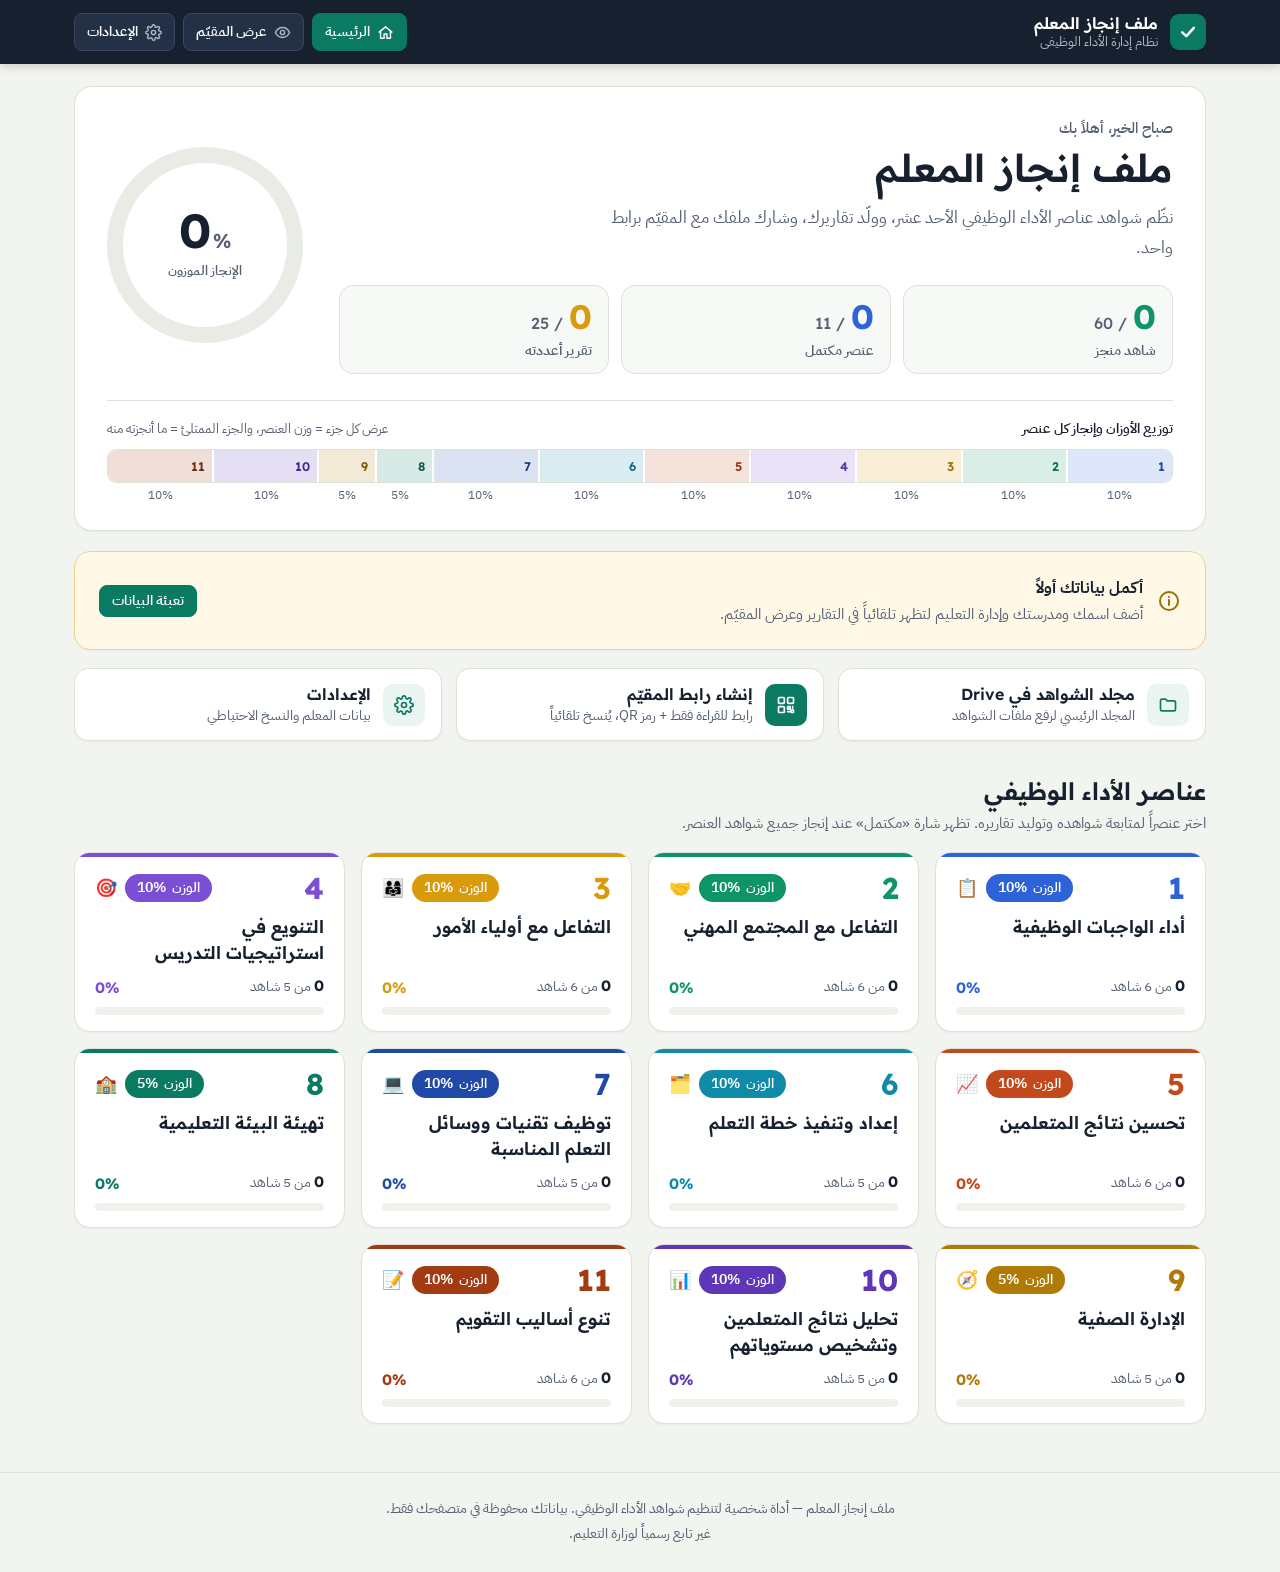
<file: index.html>
<!DOCTYPE html>
<html lang="ar" dir="rtl">
<head>
<meta charset="utf-8">
<meta name="viewport" content="width=device-width, initial-scale=1, viewport-fit=cover">
<title>ملف إنجاز المعلم — لوحة الإنجاز</title>
<meta name="description" content="لوحة إنجاز المعلم: تابع شواهد عناصر الأداء الوظيفي الأحد عشر ونسبة الإنجاز الموزونة.">
<meta name="theme-color" content="#16202F">
<link rel="icon" href="data:image/svg+xml,%3Csvg xmlns=%27http://www.w3.org/2000/svg%27 viewBox=%270 0 40 40%27%3E%3Crect width=%2740%27 height=%2740%27 rx=%279%27 fill=%27%230B7A62%27/%3E%3Cpath d=%27M11 20.5l6 6 12-13%27 fill=%27none%27 stroke=%27%23fff%27 stroke-width=%274%27 stroke-linecap=%27round%27 stroke-linejoin=%27round%27/%3E%3C/svg%3E">
<link rel="preconnect" href="https://fonts.googleapis.com">
<link rel="preconnect" href="https://fonts.gstatic.com" crossorigin>
<link rel="stylesheet" href="https://fonts.googleapis.com/css2?family=IBM+Plex+Sans+Arabic:wght@400;500;600;700&family=Readex+Pro:wght@500;600;700&display=swap">
<link rel="stylesheet" href="assets/css/style.css">
</head>
<body class="page-index">
<a class="sr-only" href="#main">تخطَّ إلى المحتوى</a>
<header id="site-header" class="site-header"></header>
<main id="main" tabindex="-1"><noscript><div class="container section"><div class="card">يتطلب هذا الموقع تفعيل JavaScript في المتصفح.</div></div></noscript></main>
<footer id="site-footer"></footer>
<script src="data/elements.js"></script>
<script src="data/reports.js"></script>
<script src="assets/js/store.js"></script>
<script src="assets/js/app.js"></script>
<script src="assets/js/index.js"></script>
</body>
</html>
</file>
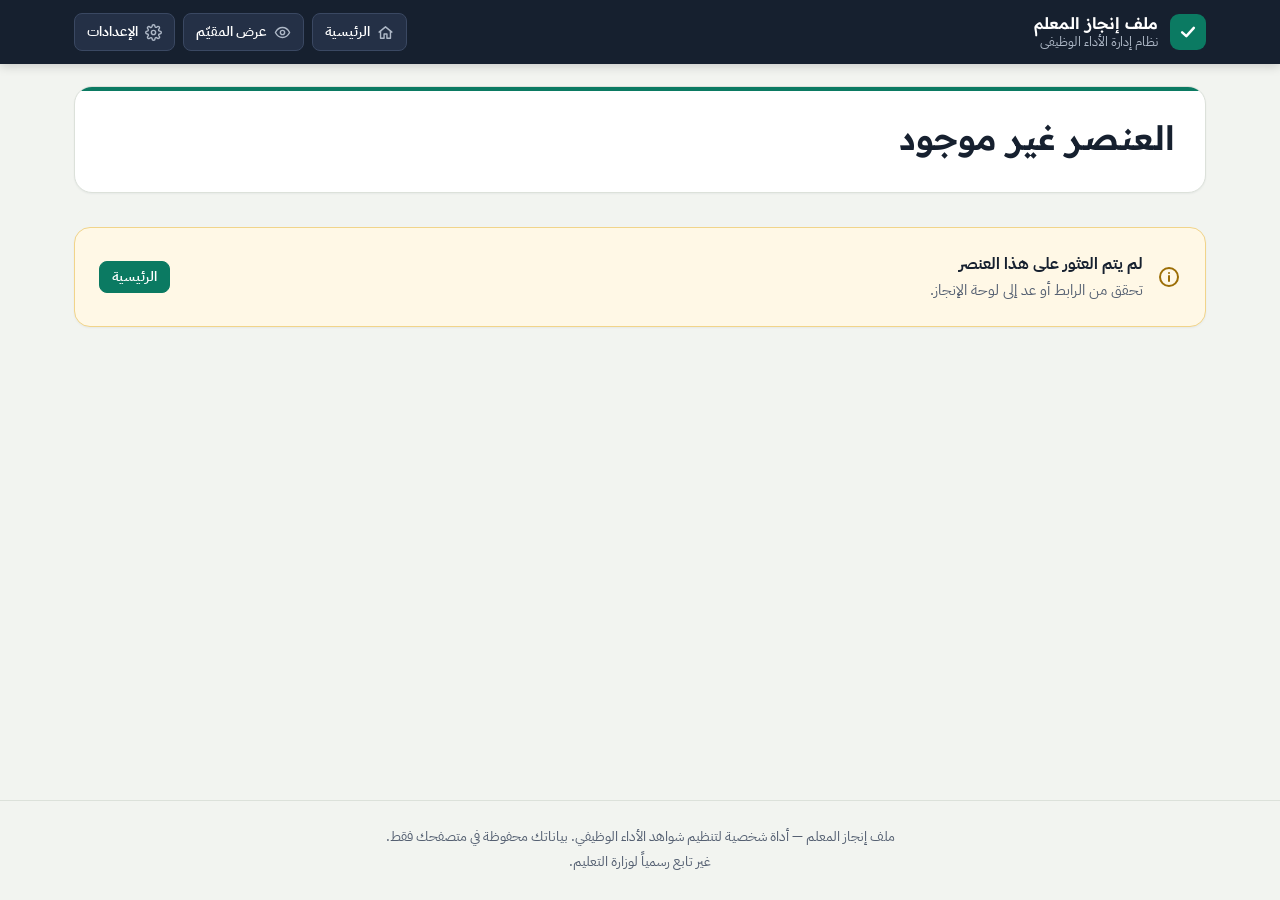
<file: element.html>
<!DOCTYPE html>
<html lang="ar" dir="rtl">
<head>
<meta charset="utf-8">
<meta name="viewport" content="width=device-width, initial-scale=1, viewport-fit=cover">
<title>عنصر الأداء — ملف إنجاز المعلم</title>
<meta name="description" content="تفاصيل عنصر الأداء: الشواهد وقائمة التحقق والأفكار والتقارير الجاهزة.">
<meta name="theme-color" content="#16202F">
<link rel="icon" href="data:image/svg+xml,%3Csvg xmlns=%27http://www.w3.org/2000/svg%27 viewBox=%270 0 40 40%27%3E%3Crect width=%2740%27 height=%2740%27 rx=%279%27 fill=%27%230B7A62%27/%3E%3Cpath d=%27M11 20.5l6 6 12-13%27 fill=%27none%27 stroke=%27%23fff%27 stroke-width=%274%27 stroke-linecap=%27round%27 stroke-linejoin=%27round%27/%3E%3C/svg%3E">
<link rel="preconnect" href="https://fonts.googleapis.com">
<link rel="preconnect" href="https://fonts.gstatic.com" crossorigin>
<link rel="stylesheet" href="https://fonts.googleapis.com/css2?family=IBM+Plex+Sans+Arabic:wght@400;500;600;700&family=Readex+Pro:wght@500;600;700&display=swap">
<link rel="stylesheet" href="assets/css/style.css">
</head>
<body class="page-element">
<a class="sr-only" href="#main">تخطَّ إلى المحتوى</a>
<header id="site-header" class="site-header"></header>
<main id="main" tabindex="-1"><noscript><div class="container section"><div class="card">يتطلب هذا الموقع تفعيل JavaScript في المتصفح.</div></div></noscript></main>
<footer id="site-footer"></footer>
<script src="data/elements.js"></script>
<script src="data/reports.js"></script>
<script src="assets/js/store.js"></script>
<script src="assets/js/app.js"></script>
<script src="assets/js/element.js"></script>
</body>
</html>
</file>
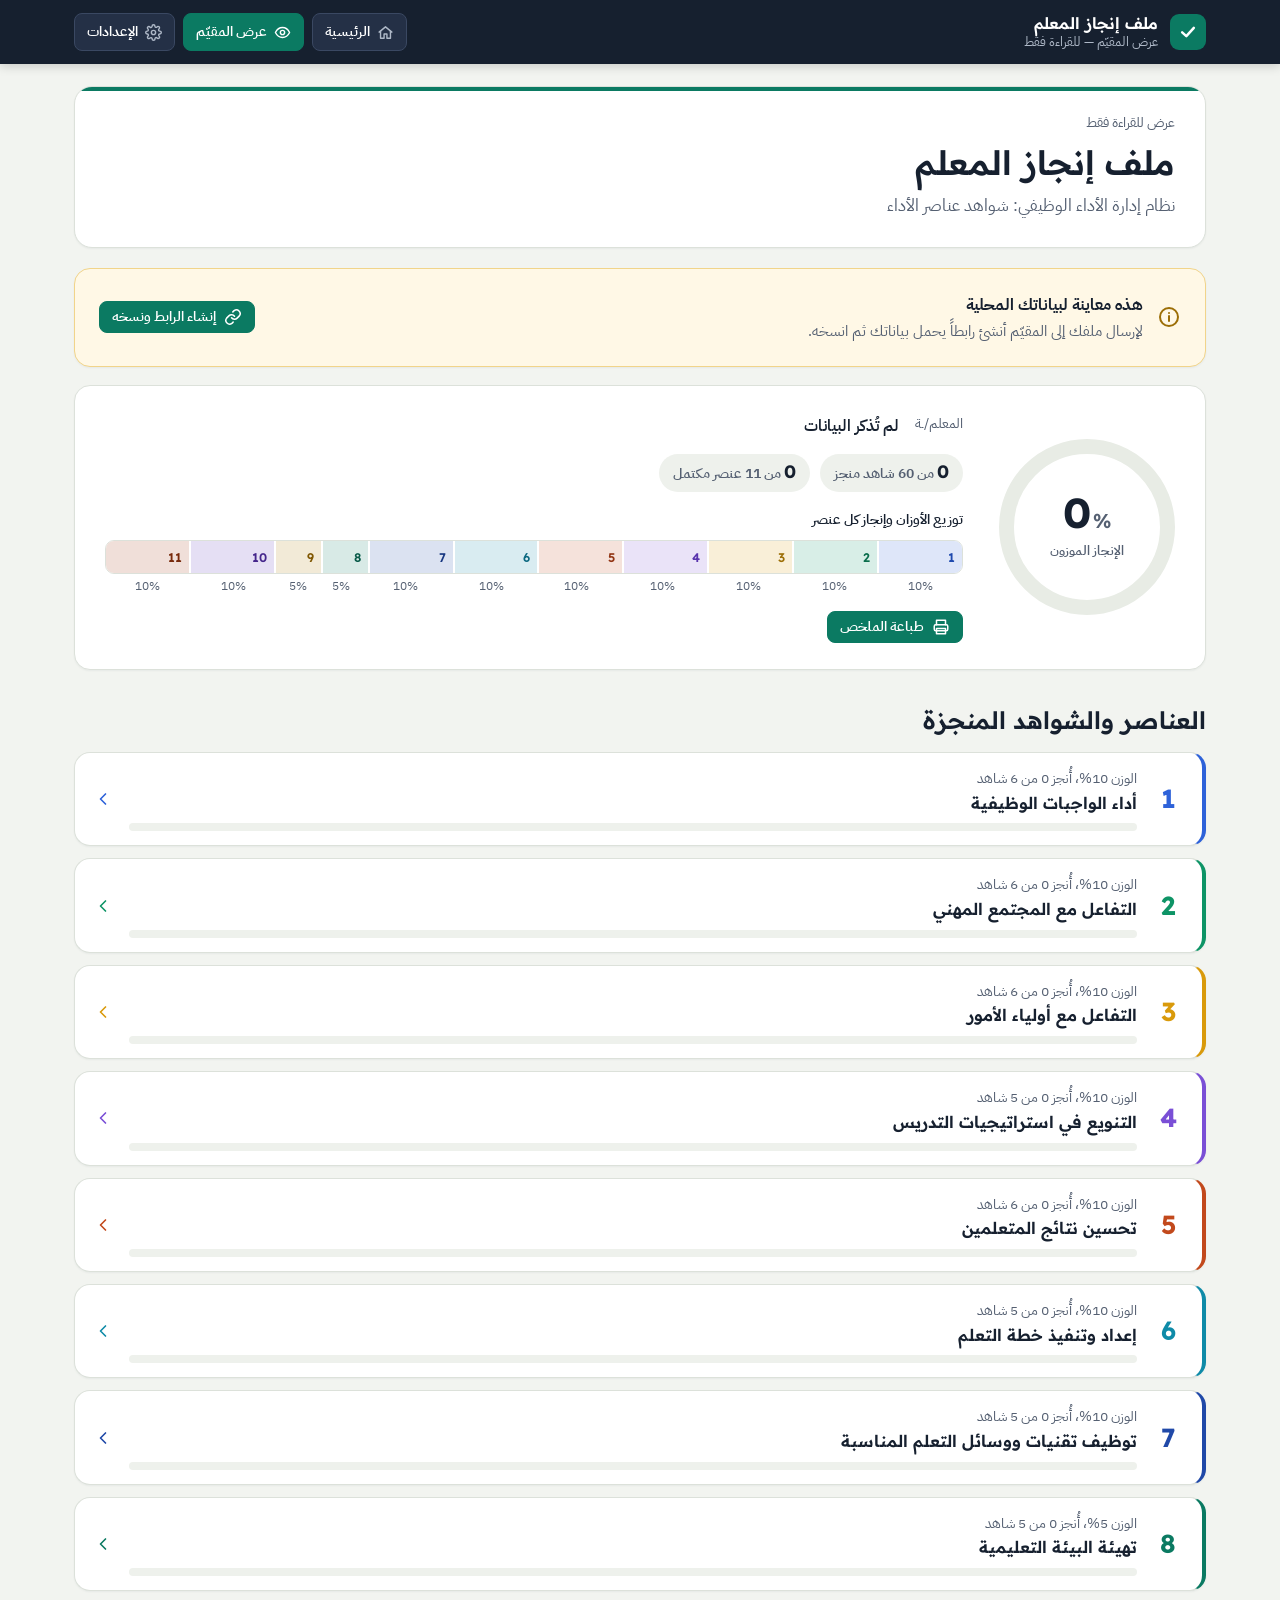
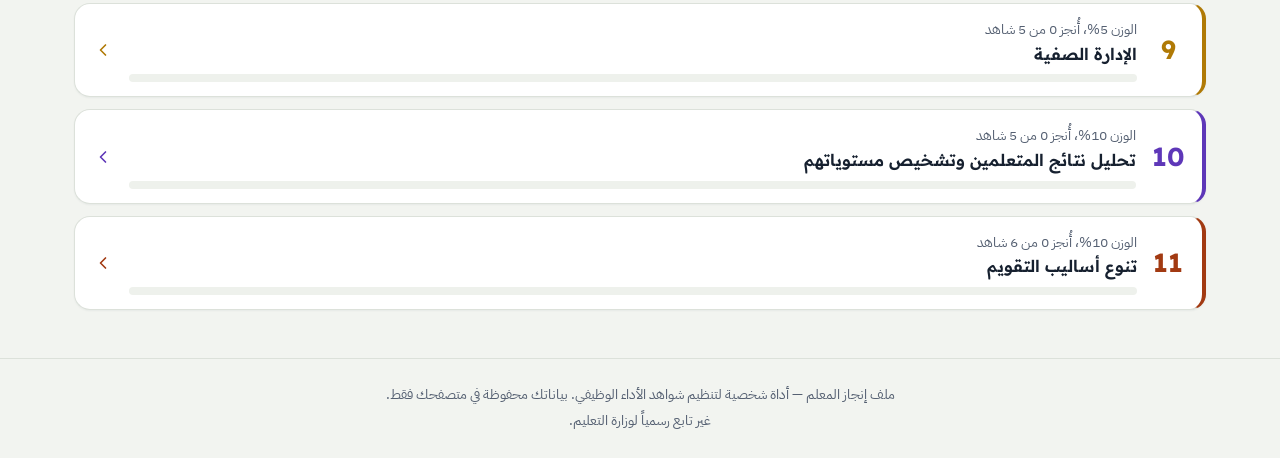
<file: evaluator.html>
<!DOCTYPE html>
<html lang="ar" dir="rtl">
<head>
<meta charset="utf-8">
<meta name="viewport" content="width=device-width, initial-scale=1, viewport-fit=cover">
<title>عرض المقيّم — ملف إنجاز المعلم</title>
<meta name="description" content="عرض للقراءة فقط لملف إنجاز المعلم وشواهده.">
<meta name="robots" content="noindex">
<meta name="theme-color" content="#16202F">
<link rel="icon" href="data:image/svg+xml,%3Csvg xmlns=%27http://www.w3.org/2000/svg%27 viewBox=%270 0 40 40%27%3E%3Crect width=%2740%27 height=%2740%27 rx=%279%27 fill=%27%230B7A62%27/%3E%3Cpath d=%27M11 20.5l6 6 12-13%27 fill=%27none%27 stroke=%27%23fff%27 stroke-width=%274%27 stroke-linecap=%27round%27 stroke-linejoin=%27round%27/%3E%3C/svg%3E">
<link rel="preconnect" href="https://fonts.googleapis.com">
<link rel="preconnect" href="https://fonts.gstatic.com" crossorigin>
<link rel="stylesheet" href="https://fonts.googleapis.com/css2?family=IBM+Plex+Sans+Arabic:wght@400;500;600;700&family=Readex+Pro:wght@500;600;700&display=swap">
<link rel="stylesheet" href="assets/css/style.css">
</head>
<body class="page-evaluator">
<a class="sr-only" href="#main">تخطَّ إلى المحتوى</a>
<header id="site-header" class="site-header"></header>
<main id="main" tabindex="-1"><noscript><div class="container section"><div class="card">يتطلب هذا الموقع تفعيل JavaScript في المتصفح.</div></div></noscript></main>
<footer id="site-footer"></footer>
<script src="data/elements.js"></script>
<script src="data/reports.js"></script>
<script src="assets/js/store.js"></script>
<script src="assets/js/app.js"></script>
<script src="assets/js/evaluator.js"></script>
</body>
</html>
</file>
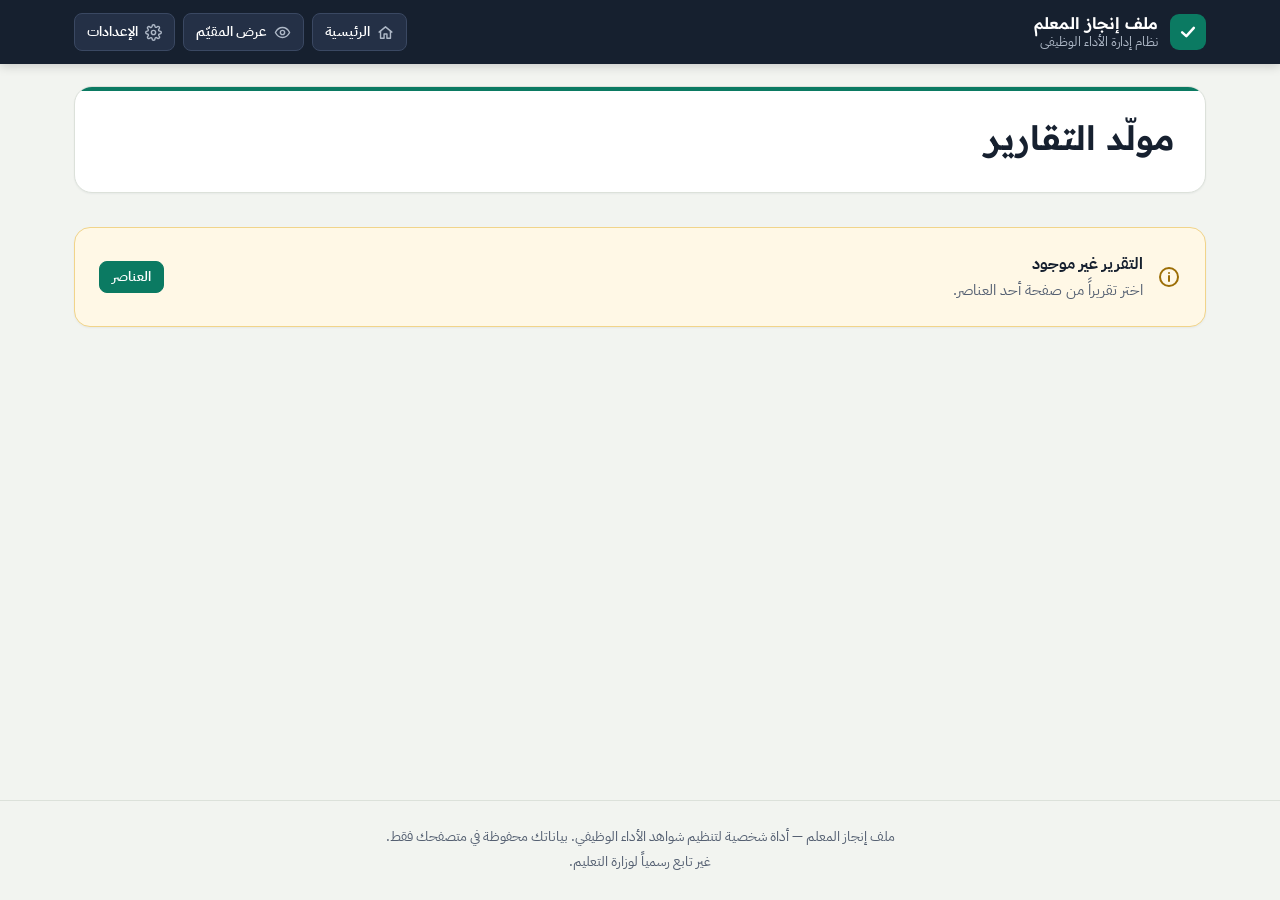
<file: report.html>
<!DOCTYPE html>
<html lang="ar" dir="rtl">
<head>
<meta charset="utf-8">
<meta name="viewport" content="width=device-width, initial-scale=1, viewport-fit=cover">
<title>مولّد التقارير — ملف إنجاز المعلم</title>
<meta name="description" content="مولّد تقارير رسمية جاهزة للطباعة بمقاس A4.">
<meta name="theme-color" content="#16202F">
<link rel="icon" href="data:image/svg+xml,%3Csvg xmlns=%27http://www.w3.org/2000/svg%27 viewBox=%270 0 40 40%27%3E%3Crect width=%2740%27 height=%2740%27 rx=%279%27 fill=%27%230B7A62%27/%3E%3Cpath d=%27M11 20.5l6 6 12-13%27 fill=%27none%27 stroke=%27%23fff%27 stroke-width=%274%27 stroke-linecap=%27round%27 stroke-linejoin=%27round%27/%3E%3C/svg%3E">
<link rel="preconnect" href="https://fonts.googleapis.com">
<link rel="preconnect" href="https://fonts.gstatic.com" crossorigin>
<link rel="stylesheet" href="https://fonts.googleapis.com/css2?family=IBM+Plex+Sans+Arabic:wght@400;500;600;700&family=Readex+Pro:wght@500;600;700&display=swap">
<link rel="stylesheet" href="assets/css/style.css">
</head>
<body class="page-report">
<a class="sr-only" href="#main">تخطَّ إلى المحتوى</a>
<header id="site-header" class="site-header"></header>
<main id="main" tabindex="-1"><noscript><div class="container section"><div class="card">يتطلب هذا الموقع تفعيل JavaScript في المتصفح.</div></div></noscript></main>
<footer id="site-footer"></footer>
<script src="data/elements.js"></script>
<script src="data/reports.js"></script>
<script src="assets/js/store.js"></script>
<script src="assets/js/app.js"></script>
<script src="assets/js/report.js"></script>
</body>
</html>
</file>
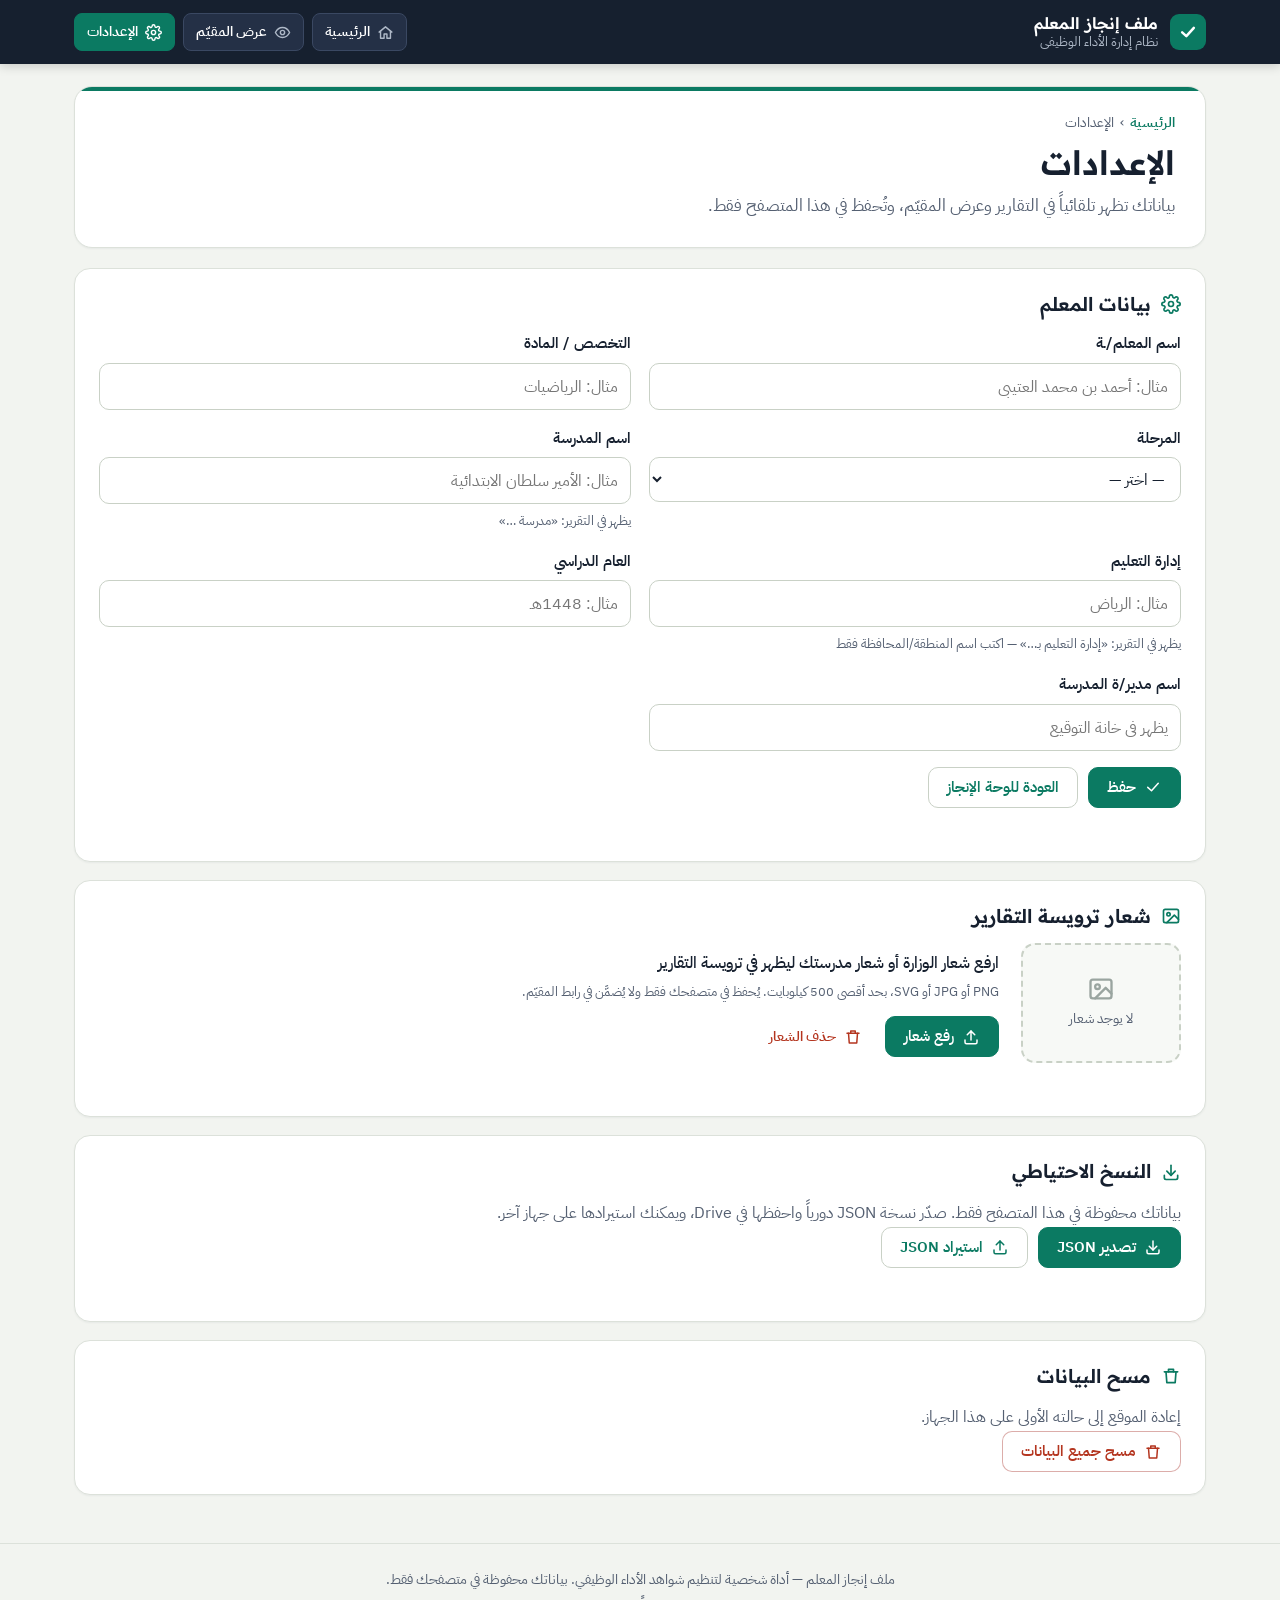
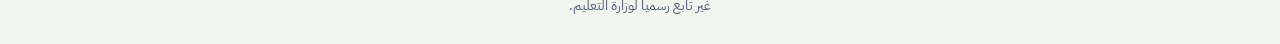
<file: settings.html>
<!DOCTYPE html>
<html lang="ar" dir="rtl">
<head>
<meta charset="utf-8">
<meta name="viewport" content="width=device-width, initial-scale=1, viewport-fit=cover">
<title>الإعدادات — ملف إنجاز المعلم</title>
<meta name="description" content="بيانات المعلم والنسخ الاحتياطي.">
<meta name="theme-color" content="#16202F">
<link rel="icon" href="data:image/svg+xml,%3Csvg xmlns=%27http://www.w3.org/2000/svg%27 viewBox=%270 0 40 40%27%3E%3Crect width=%2740%27 height=%2740%27 rx=%279%27 fill=%27%230B7A62%27/%3E%3Cpath d=%27M11 20.5l6 6 12-13%27 fill=%27none%27 stroke=%27%23fff%27 stroke-width=%274%27 stroke-linecap=%27round%27 stroke-linejoin=%27round%27/%3E%3C/svg%3E">
<link rel="preconnect" href="https://fonts.googleapis.com">
<link rel="preconnect" href="https://fonts.gstatic.com" crossorigin>
<link rel="stylesheet" href="https://fonts.googleapis.com/css2?family=IBM+Plex+Sans+Arabic:wght@400;500;600;700&family=Readex+Pro:wght@500;600;700&display=swap">
<link rel="stylesheet" href="assets/css/style.css">
</head>
<body class="page-settings">
<a class="sr-only" href="#main">تخطَّ إلى المحتوى</a>
<header id="site-header" class="site-header"></header>
<main id="main" tabindex="-1"><noscript><div class="container section"><div class="card">يتطلب هذا الموقع تفعيل JavaScript في المتصفح.</div></div></noscript></main>
<footer id="site-footer"></footer>
<script src="data/elements.js"></script>
<script src="data/reports.js"></script>
<script src="assets/js/store.js"></script>
<script src="assets/js/app.js"></script>
<script src="assets/js/settings.js"></script>
</body>
</html>
</file>
<file: assets/css/style.css>
/* ===== ملف إنجاز المعلم — الأنماط =====
 * لغة بصرية مسطحة تحريرية: خلفية ورقية فاتحة، بطاقات بيضاء بحد رفيع، شريط علوي كحلي،
 * ولون مساند لكل عنصر من الأحد عشر يُمرَّر عبر --ac / --ac-deep / --ac-soft.
 */
:root {
  --paper: #F2F4F0;
  --card: #FFFFFF;
  --ink: #16202F;
  --muted: #556072;
  --line: #DCE1DA;
  --line-2: #C9D1C6;
  --accent: #0B7A62;
  --accent-deep: #08604D;
  --accent-soft: #EAF5F1;
  --chip: #EEF1EC;
  --tint: #F7F9F6;
  --navy-2: #243046;
  --navy-3: #3A4862;
  --navy-hi: #30405C;
  --amber: #D99A0B;
  --blue: #2E62D9;
  --green: #0E9466;
  --burnt: #C2491C;
  --danger: #B4351F;
  --danger-bg: #FCEDE8;
  --ac: var(--accent);
  --ac-deep: var(--accent-deep);
  --ac-soft: var(--accent-soft);
  --shadow: 0 1px 2px rgba(20, 30, 50, .05);
  --shadow-hover: 0 8px 20px -12px rgba(20, 30, 50, .28);
  --display: "Readex Pro", "IBM Plex Sans Arabic", Tahoma, sans-serif;
  --body: "IBM Plex Sans Arabic", Tahoma, "Segoe UI", system-ui, sans-serif;
  --ease: cubic-bezier(.2, .8, .2, 1);
  --head-h: 64px;
  color-scheme: light;
}

*, *::before, *::after { box-sizing: border-box; }
html { -webkit-text-size-adjust: 100%; scroll-padding-top: calc(var(--head-h) + 12px); }
body {
  margin: 0; background: var(--paper); color: var(--ink);
  font: 400 16px/1.75 var(--body);
  min-height: 100vh; display: flex; flex-direction: column;
}
main { flex: 1; outline: none; }
button, input, select, textarea { font: inherit; color: inherit; }
button { cursor: pointer; }
img { max-width: 100%; }
a { color: var(--accent); text-decoration-thickness: 1px; text-underline-offset: 3px; }
a:hover { color: var(--accent-deep); }
h1, h2, h3 { font-family: var(--display); font-weight: 600; line-height: 1.35; margin: 0; text-wrap: balance; }
p { margin: 0; }
:focus-visible { outline: 3px solid var(--accent); outline-offset: 2px; border-radius: 6px; }
.muted { color: var(--muted); }
.num, .ring-num, .sb-val, .el-no, .el-pct, .el-count, .count, .seg-ticks { font-variant-numeric: tabular-nums; }
.sr-only { position: absolute !important; width: 1px; height: 1px; overflow: hidden; clip: rect(0 0 0 0); white-space: nowrap; }
.sr-only:focus { position: fixed !important; top: 8px; right: 8px; width: auto; height: auto; clip: auto; padding: 8px 14px; background: #fff; color: var(--ink); z-index: 200; border-radius: 8px; }
.print-only { display: none; }
.container { width: 100%; max-width: 1180px; margin-inline: auto; padding-inline: 24px; }

.ic { width: 20px; height: 20px; flex-shrink: 0; fill: none; stroke: currentColor; stroke-width: 2; stroke-linecap: round; stroke-linejoin: round; }

/* =========================================================
   الشريط العلوي الكحلي
   ========================================================= */
.site-header {
  position: sticky; top: 0; z-index: 50; background: var(--ink); color: #F4F6F8;
  box-shadow: 0 2px 10px rgba(0, 0, 0, .18);
}
.header-row { display: flex; align-items: center; justify-content: space-between; gap: 16px; min-height: var(--head-h); }
.brand { display: flex; align-items: center; gap: 12px; color: #fff; text-decoration: none; min-width: 0; }
.brand:hover { color: #fff; }
.brand-mark {
  width: 36px; height: 36px; border-radius: 9px; background: var(--accent); color: #fff;
  display: grid; place-items: center; flex-shrink: 0;
}
.brand-mark .ic { width: 20px; height: 20px; stroke-width: 3; }
.brand-text { display: flex; flex-direction: column; line-height: 1.3; min-width: 0; }
.brand-text strong { font: 600 16px/1.3 var(--display); }
.brand-text small { font-size: 13px; color: #AEB8C7; white-space: nowrap; overflow: hidden; text-overflow: ellipsis; }
.top-nav { display: flex; gap: 8px; flex-wrap: wrap; }
.top-link {
  display: inline-flex; align-items: center; gap: 7px; padding: 6px 12px; border-radius: 8px;
  background: var(--navy-2); border: 1px solid var(--navy-3); color: #fff; text-decoration: none;
  font-size: 14px; font-weight: 600; transition: background .15s;
}
.top-link .ic { width: 17px; height: 17px; color: #AEB8C7; }
.top-link:hover { background: var(--navy-hi); color: #fff; }
.top-link.is-active { background: var(--accent); border-color: var(--accent); }
.top-link.is-active .ic { color: #fff; }

/* رأس الصفحة (أسفل الشريط) */
.page-head { padding-top: 22px; }
.page-hero {
  background: var(--card); border: 1px solid var(--line); border-radius: 18px; box-shadow: var(--shadow);
  padding: 24px 30px 26px; max-width: calc(1180px - 48px); width: calc(100% - 48px); position: relative; overflow: hidden;
}
.page-hero::before { content: ""; position: absolute; inset: 0 0 auto 0; height: 4px; background: var(--ac); }
.page-hero h1 { font-size: clamp(1.5rem, 1.1rem + 1.6vw, 2.1rem); margin: 4px 0 6px; }
.page-hero > p { color: var(--muted); font-size: 17px; max-width: 70ch; }
.crumbs { display: flex; flex-wrap: wrap; align-items: center; gap: 6px; font-size: 14px; color: var(--muted); }
.crumbs a { color: var(--accent); text-decoration: none; font-weight: 600; }
.crumbs a:hover { text-decoration: underline; }
.overlap { margin-top: 20px; }

/* شرائح */
.chips { list-style: none; margin: 14px 0 0; padding: 0; display: flex; flex-wrap: wrap; gap: 8px; }
.chip {
  display: inline-flex; align-items: center; gap: 6px; border-radius: 999px; padding: 3px 12px;
  font-size: 14px; font-weight: 600; background: var(--chip); color: var(--muted); line-height: 1.6; white-space: nowrap;
}
.chip-k { color: #8A93A1; font-weight: 500; }
.chip-k + span { color: var(--ink); }
.chip-ac { background: var(--ac); color: #fff; }
.w-pct { direction: ltr; unicode-bidi: isolate; }
.tag { display: inline-block; font-size: 13px; font-weight: 700; border-radius: 6px; padding: 1px 8px; background: var(--chip); color: var(--muted); }
.badge-done {
  display: inline-flex; align-items: center; gap: 5px; border-radius: 999px; padding: 2px 11px 2px 9px;
  background: var(--green); color: #fff; font-size: 13px; font-weight: 700; line-height: 1.7; white-space: nowrap;
}
.badge-done .ic { width: 14px; height: 14px; stroke-width: 3; }

/* =========================================================
   الرئيسية: بطاقة الترحيب
   ========================================================= */
.hero-card {
  background: var(--card); border: 1px solid var(--line); border-radius: 18px; box-shadow: var(--shadow);
  padding: 28px 32px 24px; display: grid; grid-template-columns: minmax(0, 1fr) auto; gap: 8px 36px; align-items: center;
}
.hello { color: var(--muted); font-size: 15px; font-weight: 500; }
.hero-card h1 { font-size: clamp(1.7rem, 1.2rem + 1.8vw, 2.4rem); margin: 2px 0 0; }
.hero-card .lead { color: var(--muted); font-size: 17px; margin-top: 8px; max-width: 60ch; }
.stats-row { display: grid; grid-template-columns: repeat(3, minmax(0, 1fr)); gap: 12px; margin-top: 22px; }
.stat-big { background: var(--tint); border: 1px solid var(--line); border-radius: 14px; padding: 12px 16px 10px; }
.sb-val { display: flex; align-items: baseline; gap: 6px; line-height: 1.1; }
.sb-val b { font: 700 34px/1.1 var(--display); color: var(--ac); }
.sb-val small { font: 500 16px var(--display); color: var(--muted); }
.sb-label { font-size: 14px; font-weight: 600; color: var(--muted); margin-top: 4px; }
.hero-ring-wrap { display: grid; place-items: center; }
.hero-seg { grid-column: 1 / -1; border-top: 1px solid var(--line); margin-top: 18px; padding-top: 16px; }

/* العداد الدائري */
.ring { position: relative; flex-shrink: 0; --ring: var(--accent); }
.ring > svg { width: 100%; height: 100%; display: block; }
.ring-track { stroke: #E8ECE5; }
.ring-bar { stroke: var(--ring); transition: stroke-dashoffset .9s var(--ease); }
.ring-center { position: absolute; inset: 0; display: flex; flex-direction: column; align-items: center; justify-content: center; text-align: center; }
.ring-value { display: flex; align-items: baseline; direction: ltr; line-height: 1; }
.ring-num { font: 700 42px/1 var(--display); color: var(--ink); }
.ring-pct { font: 600 20px/1 var(--display); color: var(--muted); margin-inline-start: 2px; }
.ring-caption { font-size: 13px; font-weight: 600; color: var(--muted); margin-top: 6px; }
.hero-ring .ring-num { font-size: 48px; }
.ring.sm .ring-num { font-size: 28px; }
.ring.sm .ring-pct { font-size: 15px; }
.ring.sm .ring-caption { font-size: 11.5px; margin-top: 3px; }

/* الشريط المقسّم بالأوزان */
.seg-cap { display: flex; flex-wrap: wrap; align-items: baseline; justify-content: space-between; gap: 2px 14px; margin-bottom: 7px; }
.seg-cap span { font-size: 14px; font-weight: 600; }
.seg-cap small { font-size: 12.5px; color: var(--muted); }
.seg-row { display: flex; height: 34px; border-radius: 9px; overflow: hidden; border: 1px solid var(--line); background: #fff; }
.seg {
  position: relative; flex: 1 1 0; min-width: 0; display: flex; align-items: center; justify-content: flex-start; padding-inline-start: 7px;
  background: color-mix(in srgb, var(--ac) 16%, #fff); text-decoration: none;
  border-inline-end: 2px solid #fff; transition: filter .15s;
}
.seg:last-child { border-inline-end: 0; }
.seg-fill { position: absolute; inset-block: 0; inset-inline-start: 0; background: var(--ac); }
.seg-n { position: relative; font: 600 12.5px/1 var(--display); color: var(--ac-deep); }
.seg.is-lit .seg-n { color: #fff; }
a.seg:hover { filter: brightness(.93); }
a.seg:focus-visible { outline-offset: -3px; border-radius: 6px; }
.seg-ticks { display: flex; font-size: 11.5px; color: var(--muted); margin-top: 3px; }
.seg-ticks span { flex: 1 1 0; text-align: center; min-width: 0; }

/* أزرار سريعة */
.quick-actions { display: grid; grid-template-columns: repeat(3, minmax(0, 1fr)); gap: 14px; }
.qa {
  display: flex; align-items: center; gap: 12px; padding: 14px 16px; text-align: start;
  background: var(--card); border: 1px solid var(--line); border-radius: 14px; box-shadow: var(--shadow);
  color: var(--ink); text-decoration: none; transition: transform .2s var(--ease), border-color .2s, box-shadow .2s;
}
.qa:hover { color: var(--ink); transform: translateY(-2px); border-color: var(--line-2); box-shadow: var(--shadow-hover); }
.qa strong { display: block; font: 600 16px/1.4 var(--display); }
.qa small { display: block; font-size: 13.5px; color: var(--muted); line-height: 1.5; }
.qa-icon { width: 42px; height: 42px; border-radius: 10px; display: grid; place-items: center; flex-shrink: 0; background: var(--accent-soft); color: var(--accent); }
.qa.is-primary .qa-icon { background: var(--accent); color: #fff; }

.share-panel { display: none; gap: 22px; align-items: center; }
.share-panel.show { display: flex; animation: rise .35s var(--ease) both; }
.share-url { flex: 1; min-width: 0; }

/* =========================================================
   البطاقات والأقسام
   ========================================================= */
.card {
  background: var(--card); border: 1px solid var(--line); border-radius: 16px; box-shadow: var(--shadow);
  padding: 22px 24px;
}
.card + .card { margin-top: 18px; }
.card-title { display: flex; align-items: center; gap: 10px; font: 600 19px/1.4 var(--display); margin: 0 0 14px; }
.card-title .ic { color: var(--ac); }
.count { margin-inline-start: auto; font: 600 13px/1 var(--body); background: var(--chip); color: var(--muted); border-radius: 999px; padding: 5px 11px; }

.section { margin-top: 34px; }
.section-head { margin-bottom: 16px; }
.section-head h2 { font-size: 24px; }
.section-head p { color: var(--muted); font-size: 15px; margin-top: 2px; }

.notice { display: flex; align-items: center; gap: 14px; }
.notice > .ic { width: 24px; height: 24px; }
.notice > div { flex: 1; min-width: 0; }
.notice p { color: var(--muted); font-size: 14.5px; }
.notice-warn { background: #FFF8E6; border-color: #F1D48A; }
.notice-warn > .ic { color: #9C6E06; }

/* شبكة العناصر */
.el-grid { display: grid; grid-template-columns: repeat(auto-fill, minmax(270px, 1fr)); gap: 16px; }
.el-card {
  position: relative; overflow: hidden; display: flex; flex-direction: column; gap: 10px;
  background: var(--card); border: 1px solid var(--line); border-radius: 16px; box-shadow: var(--shadow);
  padding: 20px 20px 16px; color: var(--ink); text-decoration: none;
  transition: transform .2s var(--ease), border-color .2s, box-shadow .2s;
}
.el-card::before { content: ""; position: absolute; inset: 0 0 auto 0; height: 4px; background: var(--ac); }
.el-card:hover { color: var(--ink); transform: translateY(-2px); border-color: color-mix(in srgb, var(--ac) 35%, var(--line)); box-shadow: var(--shadow-hover); }
.el-top { display: flex; align-items: center; justify-content: space-between; gap: 10px; }
.el-no { font: 700 30px/1 var(--display); color: var(--ac); min-width: 1.2em; }
.el-no.lg { font-size: 46px; }
.el-tags { display: flex; align-items: center; gap: 8px; }
.el-emoji { font-size: 18px; line-height: 1; }
.el-title { font: 600 17.5px/1.5 var(--display); min-height: 3em; }
.el-prog { margin-top: auto; }
.el-foot { display: flex; align-items: center; justify-content: space-between; gap: 8px; font-size: 14px; color: var(--muted); margin-bottom: 7px; }
.el-count b { font: 700 15px var(--display); color: var(--ink); }
.el-pct { font: 700 15px var(--display); color: var(--ac); }

.bar { height: 8px; border-radius: 999px; background: var(--chip); overflow: hidden; }
.bar-fill { display: block; height: 100%; width: 0; border-radius: inherit; background: var(--ac); transition: width .8s var(--ease); }

/* =========================================================
   الأزرار والنماذج
   ========================================================= */
.btn {
  display: inline-flex; align-items: center; justify-content: center; gap: 8px;
  padding: 9px 18px; border-radius: 10px; border: 1px solid var(--accent);
  font: 600 15px/1.4 var(--body); cursor: pointer; text-decoration: none; white-space: nowrap;
  background: var(--accent); color: #fff; transition: background .15s, border-color .15s, transform .15s;
}
.btn:hover { background: var(--accent-deep); border-color: var(--accent-deep); color: #fff; }
.btn:active { transform: translateY(1px); }
.btn .ic { width: 18px; height: 18px; }
.btn-outline { background: #fff; color: var(--accent); border-color: var(--line-2); }
.btn-outline:hover { background: var(--accent-soft); color: var(--accent-deep); border-color: var(--accent); }
.btn-ghost { background: transparent; border-color: transparent; color: var(--accent); }
.btn-ghost:hover { background: var(--accent-soft); border-color: transparent; color: var(--accent-deep); }
.btn-ac { background: var(--ac); border-color: var(--ac); }
.btn-ac:hover { background: var(--ac-deep); border-color: var(--ac-deep); }
.btn-gold { background: var(--accent); border-color: var(--accent); }
.btn-danger { background: var(--danger); border-color: var(--danger); }
.btn-danger:hover { background: #8F2817; border-color: #8F2817; }
.btn-sm { padding: 5px 12px; font-size: 14px; border-radius: 8px; }
@media (pointer: coarse) { .btn-sm { min-height: 40px; } }
.btn[disabled], .btn.is-disabled { opacity: .4; pointer-events: none; }
.btn-row { display: flex; flex-wrap: wrap; gap: 10px; }

.field { display: flex; flex-direction: column; gap: 6px; margin-bottom: 16px; }
.field label { font-weight: 600; font-size: 14.5px; }
.field .help, .help { font-size: 13px; color: var(--muted); }
.input, .field input, .field select, .field textarea {
  width: 100%; font-size: 15.5px; color: var(--ink); padding: 9px 12px; border-radius: 10px;
  border: 1px solid var(--line-2); background: #fff; transition: border-color .15s, box-shadow .15s;
}
.field textarea { min-height: 120px; resize: vertical; line-height: 1.75; }
.input:hover, .field input:hover, .field select:hover, .field textarea:hover { border-color: #AEB8AA; }
.input:focus, .field input:focus, .field select:focus, .field textarea:focus {
  outline: none; border-color: var(--accent); box-shadow: 0 0 0 3px rgba(11, 122, 98, .22);
}
.input.is-invalid { border-color: var(--danger); box-shadow: 0 0 0 3px rgba(180, 53, 31, .14); }
.grid-2 { display: grid; grid-template-columns: 1fr 1fr; gap: 0 18px; }

/* =========================================================
   صفحة العنصر
   ========================================================= */
.el-hero {
  position: relative; overflow: hidden; display: flex; align-items: center; gap: 28px;
  background: var(--card); border: 1px solid var(--line); border-radius: 18px; box-shadow: var(--shadow); padding: 24px 30px;
}
.el-hero::before { content: ""; position: absolute; inset: 0 0 auto 0; height: 4px; background: var(--ac); }
.el-hero-main { flex: 1; min-width: 0; }
.el-hero-title { display: flex; align-items: center; gap: 16px; margin-top: 8px; }
.el-hero h1 { font-size: clamp(1.45rem, 1.05rem + 1.5vw, 2.05rem); }
.el-hero .meta { display: flex; gap: 8px; flex-wrap: wrap; align-items: center; margin-top: 14px; }
.ring-wrap { flex-shrink: 0; }

.layout-2 { display: grid; grid-template-columns: minmax(0, 1fr) 340px; gap: 20px; align-items: start; }
.sidebar { display: flex; flex-direction: column; gap: 18px; position: sticky; top: calc(var(--head-h) + 16px); }
.sidebar .card + .card { margin-top: 0; }

.summary-text {
  font-size: 17px; line-height: 1.9; background: color-mix(in srgb, var(--ac) 8%, #fff);
  border-inline-start: 4px solid var(--ac); border-radius: 8px; padding: 10px 14px;
}
.card h3 { font-size: 16px; margin: 18px 0 8px; }
.examples { list-style: none; padding: 0; margin: 0; }
.examples li { display: flex; gap: 10px; align-items: flex-start; padding: 8px 0; border-bottom: 1px solid var(--line); }
.examples li:last-child { border-bottom: 0; }
.examples li .ic { color: var(--ac); margin-top: 5px; width: 17px; height: 17px; stroke-width: 2.6; }

/* قائمة التحقق */
.checklist { list-style: none; padding: 0; margin: 14px 0 0; display: grid; gap: 10px; }
.ev { border: 1px solid var(--line); border-radius: 14px; padding: 14px 16px; background: #fff; transition: border-color .2s, background .2s; }
.ev:hover { border-color: var(--line-2); }
.ev.is-done { background: color-mix(in srgb, var(--ac) 6%, #fff); border-color: color-mix(in srgb, var(--ac) 40%, var(--line)); }
.ev-head { display: flex; gap: 14px; align-items: flex-start; cursor: pointer; }
.ev-check { position: relative; width: 26px; height: 26px; flex-shrink: 0; margin-top: 2px; }
.ev-check input { position: absolute; inset: 0; opacity: 0; margin: 0; cursor: pointer; z-index: 1; }
.ev-box {
  width: 26px; height: 26px; border-radius: 8px; border: 2px solid #B4BDB0; display: grid; place-items: center;
  background: #fff; pointer-events: none; transition: background .2s, border-color .2s;
}
.ev-box .ic { width: 18px; height: 18px; stroke: #fff; stroke-width: 3; stroke-dasharray: 1; stroke-dashoffset: 1; transition: stroke-dashoffset .3s .05s var(--ease); }
.ev-check input:hover + .ev-box { border-color: var(--ac); }
.ev-check input:checked + .ev-box { background: var(--ac); border-color: var(--ac); }
.ev-check input:checked + .ev-box .ic { stroke-dashoffset: 0; }
.ev-check input:focus-visible + .ev-box { outline: 3px solid var(--accent); outline-offset: 2px; }
.ev-title { font-weight: 600; font-size: 16px; }
.ev.is-done .ev-title { color: var(--ac-deep); }
.ev-hint { font-size: 14px; color: var(--muted); margin-top: 2px; line-height: 1.7; }
.ev-link { display: flex; gap: 8px; margin-top: 10px; padding-inline-start: 40px; }
.ev-link .input { padding: 6px 10px; font-size: 14px; direction: ltr; text-align: left; }
.ev-err { font-size: 13px; color: var(--danger); padding-inline-start: 40px; margin-top: 4px; }
.ev-err:empty { display: none; }

.ideas { list-style: none; padding: 0; margin: 0; display: grid; gap: 8px; counter-reset: idea; }
.ideas li { counter-increment: idea; display: flex; gap: 12px; align-items: flex-start; padding: 10px 14px; border-radius: 12px; background: var(--tint); border: 1px solid var(--line); }
.ideas li::before {
  content: counter(idea); flex-shrink: 0; width: 26px; height: 26px; margin-top: 1px; border-radius: 999px;
  display: grid; place-items: center; background: var(--ac); color: #fff; font: 600 13px/1 var(--display);
}

.report-list { list-style: none; padding: 0; margin: 0; display: grid; gap: 8px; }
.report-item {
  display: flex; gap: 12px; align-items: center; padding: 11px 12px; border-radius: 12px;
  border: 1px solid var(--line); text-decoration: none; color: var(--ink); background: #fff;
  transition: border-color .2s, transform .2s var(--ease);
}
.report-item:hover { border-color: var(--ac); color: var(--ink); transform: translateY(-2px); }
.report-item .qa-icon { width: 38px; height: 38px; background: color-mix(in srgb, var(--ac) 12%, #fff); color: var(--ac); }
.report-item strong { display: block; font-size: 15px; font-weight: 600; line-height: 1.5; }
.report-item small { display: block; color: var(--muted); font-size: 13px; line-height: 1.55; }
.report-item .go { margin-inline-start: auto; color: var(--ac); width: 18px; height: 18px; }

.qr-box { text-align: center; }
.qr-box img { width: 180px; height: 180px; border-radius: 12px; border: 1px solid var(--line); padding: 8px; background: #fff; }
.qr-box p { font-size: 13.5px; color: var(--muted); margin-top: 10px; }
.qr-box .card-title { justify-content: center; }
.share-panel .qr-box img { width: 150px; height: 150px; }

.pager { display: flex; justify-content: space-between; gap: 14px; margin-top: 24px; }
.pager a {
  flex: 1; display: flex; align-items: center; gap: 12px; padding: 14px 18px; border-radius: 14px;
  background: #fff; border: 1px solid var(--line); box-shadow: var(--shadow); text-decoration: none; color: var(--ink);
  transition: transform .2s var(--ease), box-shadow .2s, border-color .2s;
}
.pager a:hover { color: var(--ink); transform: translateY(-2px); box-shadow: var(--shadow-hover); border-color: var(--line-2); }
.pager a .ic { color: var(--accent); }
.pager a.next { justify-content: flex-end; text-align: end; }
.pager small { display: block; color: var(--muted); font-size: 13px; }
.pager strong { font: 600 15px/1.5 var(--display); }

/* =========================================================
   مولّد التقارير
   ========================================================= */
.report-layout { display: grid; grid-template-columns: 380px minmax(0, 1fr); gap: 20px; align-items: start; }
.report-form { position: sticky; top: calc(var(--head-h) + 16px); max-height: calc(100vh - var(--head-h) - 32px); overflow: auto; position: sticky; }
.report-form::before { content: ""; display: block; height: 4px; margin: -22px -24px 18px; background: var(--ac); }
.preview-wrap { border-radius: 16px; padding: 20px 20px 34px; overflow-x: auto; background: #E4E8E1; border: 1px solid var(--line); }
.preview-toolbar { display: flex; flex-wrap: wrap; gap: 10px; margin-bottom: 16px; }

.paper {
  position: relative; width: 210mm; min-height: 297mm; margin-inline: auto; background: #fff; color: #111;
  padding: 16mm 18mm 18mm; font-family: var(--body); font-size: 14.5px; line-height: 1.9;
  display: flex; flex-direction: column;
  box-shadow: 0 1px 3px rgba(20, 30, 50, .1), 0 12px 28px -14px rgba(20, 30, 50, .3);
}
.paper-head { display: grid; grid-template-columns: 1fr auto 1fr; align-items: center; gap: 12px; padding-bottom: 10px; border-bottom: 2px solid var(--accent); }
.paper-head .gov { font-weight: 700; font-size: 13.5px; line-height: 1.8; color: #111; }
.paper-head .gov div { white-space: nowrap; }
.paper-head .center-mark { display: block; width: 54px; height: 54px; }
.paper-logo { display: block; max-height: 84px; max-width: 150px; width: auto; height: auto; object-fit: contain; align-self: center; justify-self: center; }
.paper-head .meta { text-align: left; font-size: 12.5px; line-height: 1.9; color: #333; }
.paper-head .meta div { direction: rtl; text-align: left; }
.paper-rule { height: 1px; margin-top: 3px; background: var(--line-2); }
.paper-title { text-align: center; margin: 22px 0 6px; font: 700 21px/1.5 var(--display); color: var(--ink); }
.paper-sub { text-align: center; color: #444; font-size: 13px; margin-bottom: 14px; }
.paper-info { width: 100%; border-collapse: collapse; margin: 8px 0 16px; font-size: 13px; }
.paper-info th, .paper-info td { border: 1px solid #C9D1C6; padding: 5px 10px; text-align: start; }
.paper-info th { background: #F1F4EF; color: var(--ink); width: 16%; font-weight: 700; white-space: nowrap; }
.paper-section { margin-bottom: 12px; break-inside: avoid; page-break-inside: avoid; }
.paper-section h3 { font: 700 15.5px/1.6 var(--display); margin: 0 0 4px; color: var(--ink); display: flex; align-items: center; gap: 8px; }
.paper-section h3::before { content: ""; width: 4px; height: 15px; border-radius: 2px; background: var(--accent); flex-shrink: 0; }
.paper-section p { margin: 0; white-space: pre-line; text-align: justify; }
.paper-section ul { margin: 0; padding-inline-start: 22px; }
.paper-section li { margin-bottom: 2px; }
.paper-signs { width: 100%; border-collapse: collapse; break-inside: avoid; page-break-inside: avoid; }
.paper-signs-wrap { margin-top: auto; padding-top: 28px; }
.paper-signs td { border: 1px solid #C9D1C6; padding: 10px 12px; text-align: center; vertical-align: top; width: 50%; }
.paper-signs .role { font-weight: 700; }
.paper-signs .sig-line { margin-top: 30px; color: #555; font-size: 12.5px; }
.paper-foot { text-align: center; font-size: 11px; color: #777; margin-top: 12px; }
.placeholder { color: #8A5F05; background: #FFF4D6; border-radius: 3px; padding: 0 2px; }

/* =========================================================
   عرض المقيّم
   ========================================================= */
.hero-logo { display: block; max-height: 64px; max-width: 160px; margin: 6px 0 10px; padding: 6px 10px; border-radius: 10px; background: #fff; border: 1px solid var(--line); }
.print-logo { display: block; max-height: 60px; max-width: 140px; margin: 0 auto 6px; }
.eval-summary { display: grid; grid-template-columns: auto minmax(0, 1fr); gap: 36px; align-items: center; padding: 26px 30px; }
.eval-teacher dl { display: grid; grid-template-columns: auto 1fr; gap: 4px 16px; margin: 0; }
.eval-teacher dt { color: var(--muted); font-size: 14px; }
.eval-teacher dd { margin: 0; font-weight: 600; }
.eval-stats { display: flex; gap: 10px; flex-wrap: wrap; margin: 14px 0 16px; }
.stat { padding: 6px 14px; border-radius: 999px; background: var(--chip); font-size: 14px; color: var(--muted); font-weight: 600; }
.stat b { font: 700 18px var(--display); color: var(--ink); }
.eval-el { padding: 0; overflow: hidden; border-inline-start: 4px solid var(--ac); }
.eval-el + .eval-el { margin-top: 12px; }
.eval-el summary { list-style: none; cursor: pointer; display: flex; align-items: center; gap: 16px; padding: 14px 18px; transition: background .15s; }
.eval-el summary:hover { background: var(--tint); }
.eval-el summary::-webkit-details-marker { display: none; }
.eval-el summary .el-no { font-size: 26px; text-align: center; }
.eval-el summary .grow { flex: 1; min-width: 0; }
.eval-el summary .el-num { display: block; color: var(--muted); font-size: 13.5px; }
.eval-el summary .el-title { font-size: 16.5px; min-height: 0; }
.eval-el summary .bar { margin-top: 8px; }
.eval-el summary .chev { transition: transform .25s var(--ease); color: var(--ac); }
.eval-el[open] summary .chev { transform: rotate(-90deg); }
.eval-el .body { padding: 0 18px 18px; border-top: 1px solid var(--line); }
.eval-el.is-target { box-shadow: 0 0 0 3px color-mix(in srgb, var(--ac) 45%, transparent); }
.eval-ev { list-style: none; margin: 12px 0 0; padding: 0; display: grid; gap: 6px; }
.eval-ev li { display: flex; gap: 10px; align-items: center; padding: 8px 12px; border-radius: 10px; background: color-mix(in srgb, var(--ac) 7%, #fff); }
.eval-ev li.no { background: #F5F6F4; color: var(--muted); }
.eval-ev li .ic { width: 18px; height: 18px; }
.eval-ev li.yes .ic.mark { color: var(--ac); stroke-width: 2.8; }
.eval-ev li .name { flex: 1; min-width: 0; }
.eval-ev .url-print { display: none; }
.empty-state { text-align: center; padding: 40px 20px; }
.empty-state .ic { width: 48px; height: 48px; color: var(--accent); margin-bottom: 10px; }

/* =========================================================
   الإعدادات
   ========================================================= */
.logo-row { display: flex; gap: 22px; align-items: center; }
.logo-preview {
  width: 160px; height: 120px; flex-shrink: 0; border-radius: 14px; display: grid; place-items: center; padding: 12px;
  background: var(--tint); border: 2px dashed var(--line-2);
}
.logo-preview.has-logo { border-style: solid; border-color: var(--line); background: #fff; }
.logo-preview img { max-width: 100%; max-height: 100%; object-fit: contain; }
.logo-empty { display: flex; flex-direction: column; align-items: center; gap: 4px; color: var(--muted); font-size: 13.5px; }
.logo-empty .ic { width: 28px; height: 28px; color: #9AA5A0; }
.logo-side { flex: 1; min-width: 0; }
.logo-side .muted { margin-bottom: 4px; color: var(--ink); font-weight: 500; }
.logo-side .help { margin-bottom: 12px; }
.logo-del { color: var(--danger); }
.logo-del:hover { background: var(--danger-bg); color: var(--danger); }

.confirm-box { display: none; margin-top: 14px; padding: 14px 16px; border-radius: 12px; background: var(--danger-bg); border: 1px solid rgba(180, 53, 31, .3); }
.confirm-box.show { display: block; animation: rise .3s var(--ease) both; }
.confirm-box p { color: #6E1F12; font-weight: 500; margin-bottom: 10px; }
.status-msg { font-size: 14px; margin-top: 10px; min-height: 1.5em; }
.status-msg.ok { color: var(--accent); }
.status-msg.err { color: var(--danger); }
.file-input { display: none; }

/* ===== إشعار ===== */
.toast {
  position: fixed; inset-inline: 0; margin-inline: auto; bottom: 24px; width: max-content; max-width: calc(100% - 32px);
  padding: 10px 20px; border-radius: 12px; background: var(--ink); color: #fff; font-weight: 600; font-size: 15px;
  box-shadow: 0 6px 18px rgba(0, 0, 0, .2); z-index: 120; opacity: 0; transform: translateY(12px); pointer-events: none;
  transition: opacity .2s, transform .25s var(--ease);
}
.toast.show { opacity: 1; transform: none; }
.toast-err { background: var(--danger); }
.toast-done { background: var(--green); }

/* إشارة الإكمال */
.just-done { animation: pop .6s var(--ease); }
@keyframes pop { 0% { transform: scale(.6); opacity: 0; } 60% { transform: scale(1.12); opacity: 1; } 100% { transform: scale(1); } }
@keyframes rise { from { opacity: 0; transform: translateY(8px); } to { opacity: 1; transform: none; } }

/* ===== التذييل ===== */
.site-footer { margin-top: 48px; padding: 24px 0; border-top: 1px solid var(--line); font-size: 13.5px; color: var(--muted); text-align: center; }
.site-footer p { margin: 0 0 2px; }

/* ===== شريط التنقل السفلي (الجوال) ===== */
.bottom-nav { display: none; }

/* =========================================================
   الاستجابة
   ========================================================= */
@media (max-width: 980px) {
  .layout-2, .report-layout { grid-template-columns: 1fr; }
  .sidebar, .report-form { position: static; max-height: none; }
  .preview-wrap { padding: 12px 12px 22px; }
}
@media (max-width: 860px) {
  .paper { transform-origin: top right; }
  .quick-actions { grid-template-columns: 1fr; }
}
@media (max-width: 760px) {
  :root { --head-h: 56px; }
  .container { padding-inline: 14px; }
  .page-hero { width: calc(100% - 28px); padding: 18px 18px 20px; }
  .page-head { padding-top: 14px; }
  .top-nav { display: none; }
  .brand-mark { width: 32px; height: 32px; }

  .hero-card { grid-template-columns: 1fr; padding: 20px 18px 18px; gap: 4px; }
  .hero-ring-wrap { order: -1; justify-self: stretch; display: flex; justify-content: center; padding-bottom: 6px; }
  .hero-ring-wrap .ring { width: 168px !important; height: 168px !important; }
  .hero-ring .ring-num { font-size: 42px; }
  .hero-main { text-align: center; }
  .hero-main .chips { justify-content: center; }
  .stats-row { gap: 8px; margin-top: 16px; text-align: start; }
  .stat-big { padding: 10px 10px 8px; }
  .sb-val b { font-size: 26px; }
  .sb-val small { font-size: 13px; }
  .sb-label { font-size: 12.5px; }
  .hero-seg { margin-top: 14px; padding-top: 14px; }
  .seg-row { height: 30px; }
  .seg-n { font-size: 11px; }
  .seg-ticks { display: none; }
  .seg { padding-inline-start: 4px; }
  .el-card { padding: 16px 16px 14px; gap: 8px; }
  .el-no { font-size: 26px; }

  .card { padding: 18px 16px; }
  .el-grid { grid-template-columns: 1fr; gap: 12px; }
  .el-title { min-height: 0; }
  .section { margin-top: 28px; }
  .section-head h2 { font-size: 21px; }

  .el-hero { align-items: flex-start; padding: 18px 16px; gap: 12px; }
  .el-hero-title { gap: 10px; align-items: flex-start; }
  .el-no.lg { font-size: 34px; }
  .ring-wrap { align-self: flex-start; }
  .ring-wrap .ring { width: 88px !important; height: 88px !important; }
  .ring.sm .ring-num { font-size: 24px; }
  .ring.sm .ring-caption { display: none; }
  .ev-link, .ev-err { padding-inline-start: 0; }
  .pager { flex-direction: column; }
  .grid-2 { grid-template-columns: 1fr; }
  .share-panel.show { flex-direction: column; text-align: center; }
  .eval-summary { grid-template-columns: 1fr; justify-items: center; gap: 18px; padding: 20px 16px; }
  .eval-teacher { width: 100%; }
  .eval-el summary { gap: 12px; padding: 12px 14px; }
  .logo-row { flex-direction: column; align-items: stretch; text-align: center; }
  .logo-preview { margin-inline: auto; }
  .logo-side .btn-row { justify-content: center; }
  .notice { flex-wrap: wrap; }

  body.has-bottom-nav { padding-bottom: 92px; }
  .bottom-nav {
    display: grid; grid-template-columns: repeat(4, 1fr); gap: 4px; position: fixed; z-index: 60;
    bottom: calc(12px + env(safe-area-inset-bottom, 0px)); inset-inline: 12px; max-width: 460px; margin-inline: auto;
    background: var(--ink); border-radius: 999px; padding: 6px; box-shadow: 0 6px 18px rgba(0, 0, 0, .2);
  }
  .bn-link {
    display: flex; flex-direction: column; align-items: center; gap: 1px; padding: 6px 4px; border-radius: 999px;
    color: #C9D2DF; text-decoration: none; font-size: 11.5px; font-weight: 600; line-height: 1.3;
  }
  .bn-link .ic { width: 20px; height: 20px; }
  .bn-link:hover { color: #fff; background: var(--navy-hi); }
  .bn-link.is-active { background: var(--accent); color: #fff; }
  .toast { bottom: 96px; }
  .site-footer { margin-top: 32px; }
}

/* حركة أقل عند طلب المستخدم */
@media (prefers-reduced-motion: reduce) {
  *, *::before, *::after { transition: none !important; animation: none !important; scroll-behavior: auto !important; }
}

/* =========================================================
   الطباعة — رسمية نظيفة
   ========================================================= */
@page { size: A4; margin: 0; }
@media print {
  html, body { background: #fff !important; }
  body { display: block; padding: 0 !important; font-size: 12pt; }
  .no-print, .site-header, .page-head, .site-footer, .bottom-nav, .toast { display: none !important; }
  .print-only { display: block !important; }
  a { color: inherit; text-decoration: none; }
  .card { box-shadow: none; border: 1px solid #ccc; }
  *, *::before, *::after { animation: none !important; transition: none !important; }
  * { -webkit-print-color-adjust: exact; print-color-adjust: exact; }

  /* التقرير */
  body.page-report main > .container { padding: 0; max-width: none; margin: 0; }
  body.page-report .overlap { margin-top: 0; }
  body.page-report .report-layout { display: block; }
  body.page-report .report-form, body.page-report .preview-toolbar { display: none !important; }
  body.page-report .preview-wrap { background: none; padding: 0; border: 0; border-radius: 0; overflow: visible; }
  body.page-report .paper {
    width: 210mm; min-height: 296mm; margin: 0; box-shadow: none; transform: none !important;
    padding: 14mm 16mm 12mm;
  }
  body.page-report .paper-logo { max-height: 62px; max-width: 130px; }
  body.page-report .placeholder { background: none; color: #111; }

  /* ملخص المقيّم */
  body.page-evaluator { padding: 12mm 14mm !important; }
  body.page-evaluator .overlap { margin-top: 0; }
  body.page-evaluator .container { max-width: none; padding: 0; }
  body.page-evaluator .eval-summary { padding: 12px 16px; gap: 20px; }
  body.page-evaluator .eval-el { break-inside: avoid; page-break-inside: avoid; border: 1px solid #ccc; border-inline-start: 3px solid var(--ac); }
  body.page-evaluator .eval-el.is-target { box-shadow: none; }
  body.page-evaluator .eval-el + .eval-el { margin-top: 6px; }
  body.page-evaluator .eval-el summary { padding: 8px 12px; }
  body.page-evaluator .eval-el .body { display: block !important; padding: 0 12px 8px; }
  body.page-evaluator .eval-ev li { padding: 2px 8px; background: none; }
  body.page-evaluator .eval-ev li.no { display: none; }
  body.page-evaluator .eval-ev .url-print { display: block; direction: ltr; text-align: left; font-size: 8.5pt; color: #444; word-break: break-all; }
  body.page-evaluator .eval-ev .btn { display: none; }
  body.page-evaluator .chev { display: none; }
  body.page-evaluator .ring-bar { transition: none; }
  body.page-evaluator .section { margin-top: 12px; }
}
</file>
